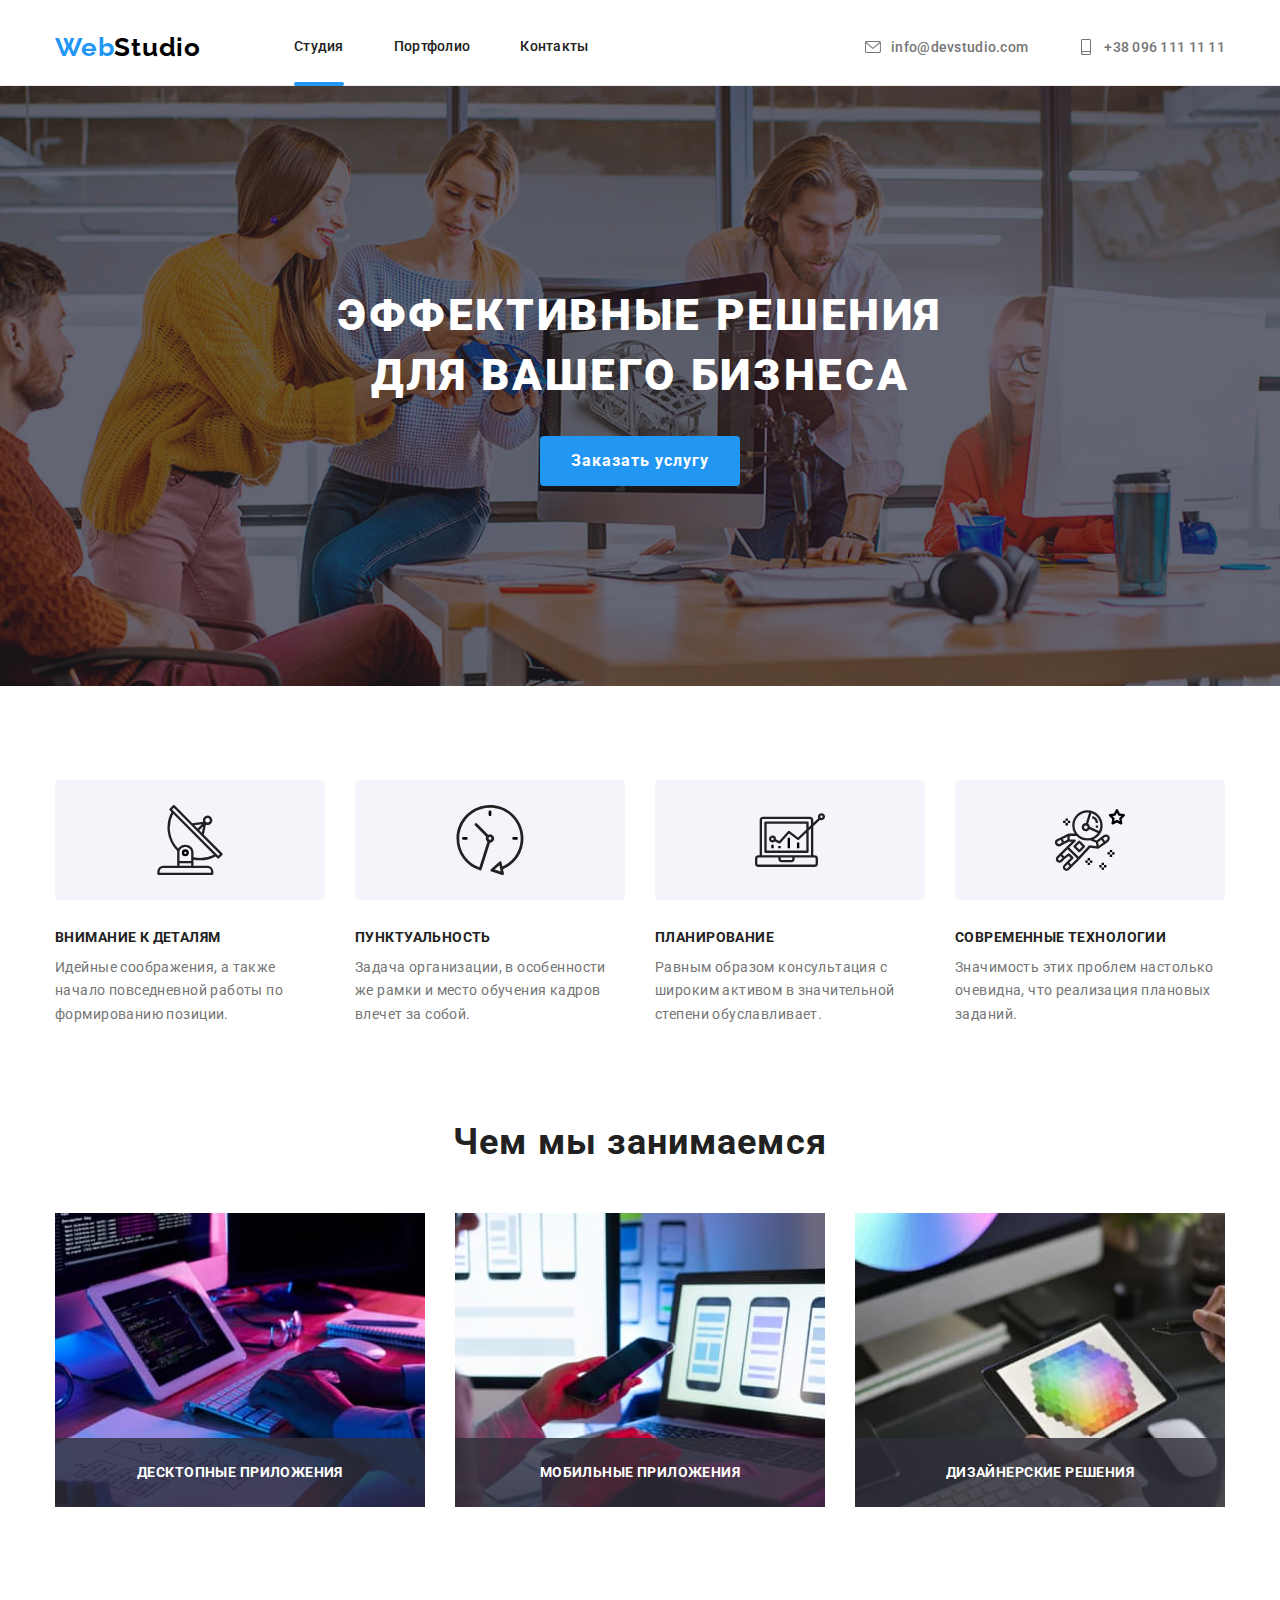
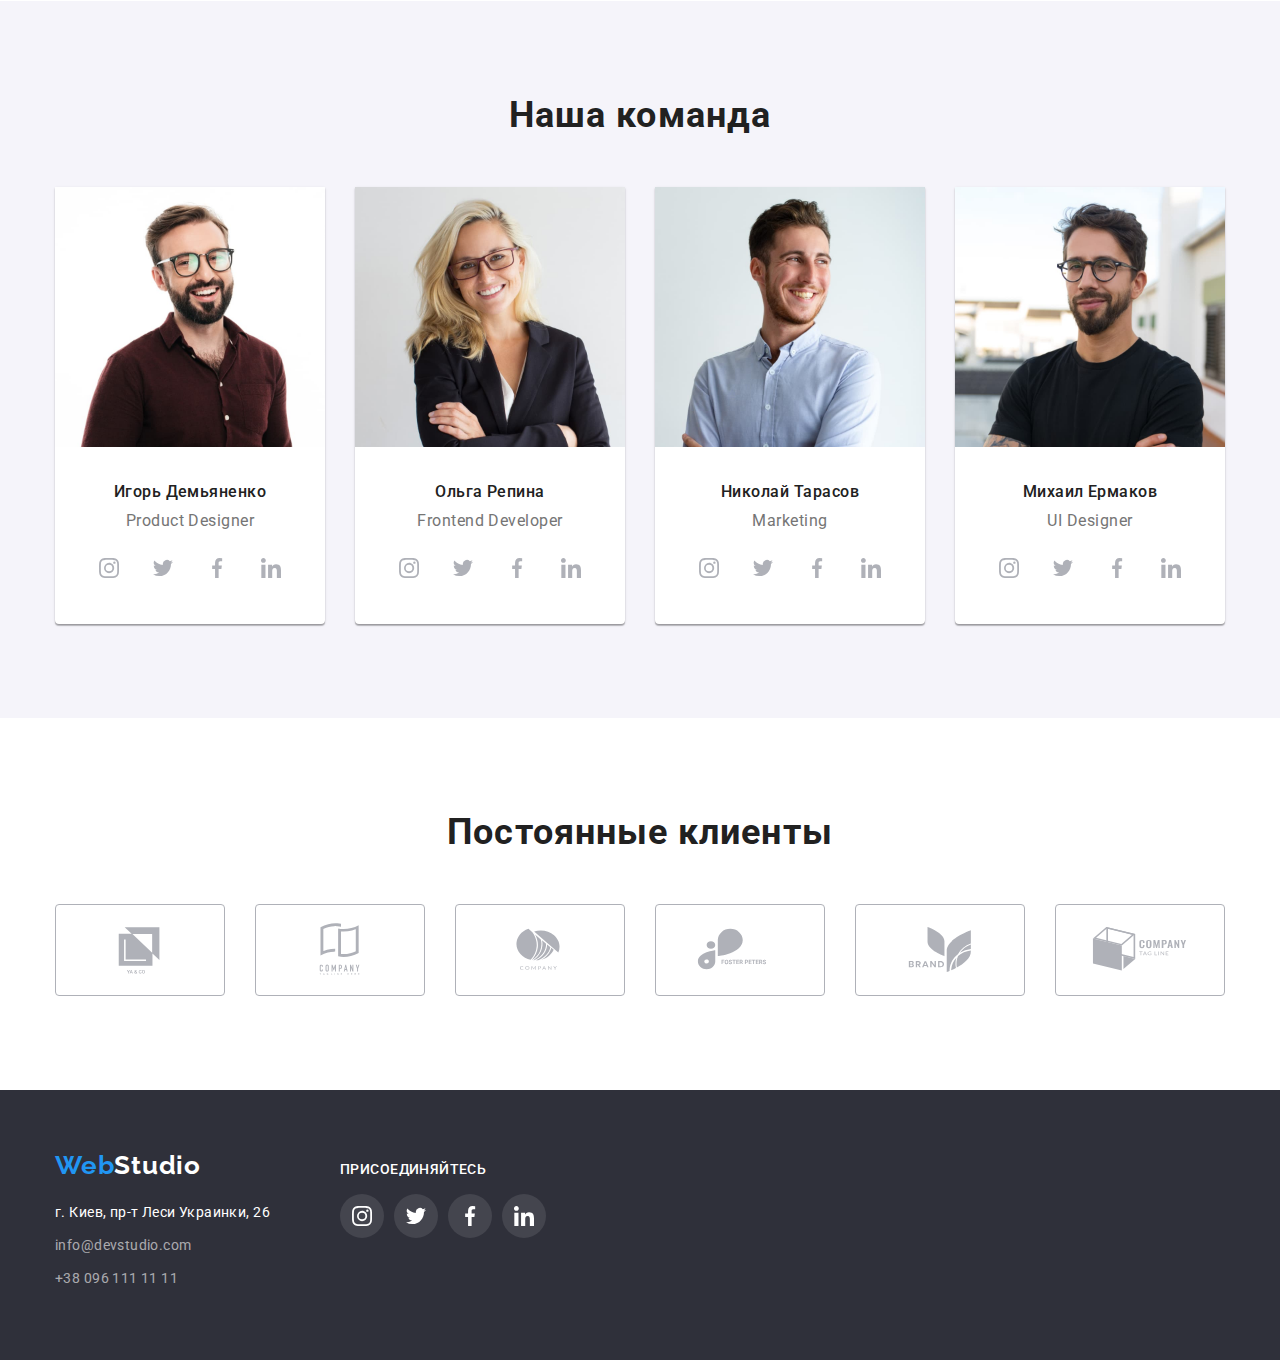
<file: index.html>
<!DOCTYPE html>
<html lang="ru">

<head>
    <meta charset="UTF-8">
    <meta http-equiv="X-UA-Compatible" content="IE=edge">
    <meta name="viewport" content="width=device-width, initial-scale=1.0">
    <title>Document</title>
    <link rel="stylesheet"
        href="https://cdnjs.cloudflare.com/ajax/libs/modern-normalize/1.1.0/modern-normalize.min.css">
    <link
        href="https://fonts.googleapis.com/css2?family=Raleway:wght@700&family=Roboto:wght@400;500;700;900&display=swap"
        rel="stylesheet">
    <link rel="stylesheet" href="./css/style.css">
</head>

<body class="page">
    <header class="header">
        <div class="container">
            <nav class="nav">
                <a class="logo link" href="index.html"><span class="web">Web</span>Studio</a>
                <ul class="nav-list list">
                    <li class="link-text"><a class="nav-link studio link" href="index.html">Студия</a></li>
                    <li class="link-text"><a class="nav-link link" href="./portfolio.html">Портфолио</a></li>
                    <li class="link-text"><a class="nav-link link" href="">Контакты</a></li>
                </ul>
            </nav>
            <div class="contact-links link">
                <a class="contact-link link" href="mailto:info@devstudio.com">
                    <svg class="contacts-logo">
                        <use href="./images/svg/sprite.svg#icon-envelope"></use>
                    </svg> 
                    <span>
                        info@devstudio.com
                    </span>
                </a>
                <a class="contact-link link" href="tel:+380961111111">
                    <svg class="contacts-logo">
                        <use href="./images/svg/sprite.svg#icon-smartphone"></use>
                    </svg>
                    <span>
                        +38 096 111 11 11
                    </span>
                </a>
            </div>
        </div>
    </header>
    <main>
        <!-- секція герой -->
        <section class="section-hero">
            <h1 class="hero-title">Эффективные решения <br /> для вашего бизнеса</h1>
            <button class="hero-button" type="button" data-modal-open>Заказать услугу</button>
        </section>

        <!-- секція про нас -->

        <section class="about-us">
            <div class="container">
                <h2 hidden>О нас</h2>
                <ul class="superiority-list list">
                    <li class="superiority-item">
                        <div class="superiority-ikon">
                            <svg class="superiority-img" width="70" height="70">
                                <use href="./images/svg/sprite.svg#icon-antenna"></use>
                            </svg>
                        </div>
                        <h3 class="about-us-title">Внимание к деталям</h3>
                        <p class="about-us-text">Идейные соображения, а также начало повседневной работы по формированию
                            позиции.</p>
                    </li>
                    <li class="superiority-item">
                        <div class="superiority-ikon">
                            <svg class="superiority-img" width="70" height="70">
                                <use href="./images/svg/sprite.svg#icon-clock"></use>
                            </svg>
                        </div>
                        <h3 class="about-us-title">Пунктуальность</h3>
                        <p class="about-us-text">Задача организации, в особенности же рамки и место обучения кадров
                            влечет
                            за собой.</p>
                    </li>
                    <li class="superiority-item">
                        <div class="superiority-ikon">
                            <svg class="superiority-img" width="70" height="70">
                                <use href="./images/svg/sprite.svg#icon-diagram"></use>
                            </svg>
                        </div>
                        <h3 class="about-us-title">Планирование</h3>
                        <p class="about-us-text">Равным образом консультация с широким активом в значительной степени
                            обуславливает.</p>
                    </li>
                    <li class="superiority-item">
                        <div class="superiority-ikon">
                            <svg class="superiority-img" width="70" height="70">
                                <use href="./images/svg/sprite.svg#icon-astronaut"></use>
                            </svg>
                        </div>
                        <h3 class="about-us-title">Современные технологии</h3>
                        <p class="about-us-text">Значимость этих проблем настолько очевидна, что реализация плановых
                            заданий.</p>
                    </li>
                </ul>
            </div>
        </section>

        <!-- секція чим ми займамося -->
        <section class="section-work">
            <div class="container">
                <h2 class="work-title">Чем мы занимаемся</h2>
                <ul class="work-list list">
                    <li class="work-item">
                        <img src="./images/work/work1.jpg" alt="Работа за компьютером" width="370">
                        <div class="work-item-descr">
                            <p class="work-text">Десктопные приложения</p>
                        </div>
                    </li>
                    <li class="work-item">
                        <img src="./images/work/work2.jpg" alt="Рука с телефоном перед компьютером" width="370">
                        <div class="work-item-descr">
                            <p class="work-text">Мобильные приложения</p>
                        </div>
                    </li>
                    <li class="work-item">
                        <img src="./images/work/work3.jpg" alt="Планшет" width="370">
                        <div class="work-item-descr">
                            <p class="work-text">Дизайнерские решения</p>
                        </div>
                    </li>
                </ul>
            </div>
        </section>

        <!-- секція наша команда -->
        <section class="team">
            <div class="container">
                <h2 class="team-title">Наша команда</h2>
                <ul class="team-list list">
                    <li class="team-item">
                        <img src="./images/team/person1.jpg" alt="фото мужчины" width="270">
                        <div class="team-content">
                            <h3 class="team-name">Игорь Демьяненко</h3>
                            <p class="team-text">Product Designer</p>
                            <ul class="social-list list">
                                <li class="list-item ">
                                    <a class="s-l" href="">
                                        <svg class="social-icon " width="44" height="44">
                                            <use href="./images/svg/sprite.svg#icon-instagram"></use>
                                        </svg>
                                    </a>
                                </li>
                                <li class="list-item">
                                    <a class="s-l" href="">
                                        <svg class="social-icon" width="44" height="44">
                                            <use href="./images/svg/sprite.svg#icon-twitter"></use>
                                        </svg>
                                    </a>
                                </li>
                                <li class="list-item">
                                    <a class="s-l" href="">
                                        <svg class="social-icon" width="44" height="44">
                                            <use href="./images/svg/sprite.svg#icon-facebook"></use>
                                        </svg>
                                    </a>
                                </li>
                                <li class="list-item">
                                    <a class="s-l" href="">
                                        <svg class="social-icon" width="44" height="44">
                                            <use href="./images/svg/sprite.svg#icon-linkedin"></use>
                                        </svg>
                                    </a>
                                </li>
                            </ul>
                        </div>
                    </li>
                    <li class="team-item">
                        <img src="./images/team/person2.jpg" alt="фото женщины" width="270">
                        <div class="team-content">
                            <h3 class="team-name">Ольга Репина</h3>
                            <p class="team-text">Frontend Developer</p>
                            <ul class="social-list list">
                                <li class="list-item">
                                    <a class="s-l" href="">
                                        <svg class="social-icon" width="44" height="44">
                                            <use href="./images/svg/sprite.svg#icon-instagram"></use>
                                        </svg>
                                    </a>
                                </li>
                                <li class="list-item">
                                    <a class="s-l" href="">
                                        <svg class="social-icon" width="44" height="44">
                                            <use href="./images/svg/sprite.svg#icon-twitter"></use>
                                        </svg>
                                    </a>
                                </li>
                                <li class="list-item">
                                    <a class="s-l" href="">
                                        <svg class="social-icon" width="44" height="44">
                                            <use href="./images/svg/sprite.svg#icon-facebook"></use>
                                        </svg>
                                    </a>
                                </li>
                                <li class="list-item">
                                    <a class="s-l" href="">
                                        <svg class="social-icon" width="44" height="44">
                                            <use href="./images/svg/sprite.svg#icon-linkedin"></use>
                                        </svg>
                                    </a>
                                </li>
                            </ul>
                        </div>
                    </li>
                    <li class="team-item">
                        <img src="./images/team/person3.jpg" alt="фото мужчины" width="270">
                        <div class="team-content">
                            <h3 class="team-name">Николай Тарасов</h3>
                            <p class="team-text">Marketing</p>
                            <ul class="social-list list">
                                <li class="list-item">
                                    <a class="s-l" href="">
                                        <svg class="social-icon" width="44" height="44">
                                            <use href="./images/svg/sprite.svg#icon-instagram"></use>
                                        </svg>
                                    </a>
                                </li>
                                <li class="list-item">
                                    <a class="s-l" href="">
                                        <svg class="social-icon" width="44" height="44">
                                            <use href="./images/svg/sprite.svg#icon-twitter"></use>
                                        </svg>
                                    </a>
                                </li>
                                <li class="list-item">
                                    <a class="s-l" href="">
                                        <svg class="social-icon" width="44" height="44">
                                            <use href="./images/svg/sprite.svg#icon-facebook"></use>
                                        </svg>
                                    </a>
                                </li>
                                <li class="list-item">
                                    <a class="s-l" href="">
                                        <svg class="social-icon" width="44" height="44">
                                            <use href="./images/svg/sprite.svg#icon-linkedin"></use>
                                        </svg>
                                    </a>
                                </li>
                            </ul>
                        </div>
                    </li>
                    <li class="team-item">
                        <img src="./images/team/person4.jpg" alt="фото мужчины" width="270">
                        <div class="team-content">
                            <h3 class="team-name">Михаил Ермаков</h3>
                            <p class="team-text">UI Designer</p>
                            <ul class="social-list list">
                                <li class="list-item">
                                    <a class="s-l" href="">
                                        <svg class="social-icon" width="44" height="44">
                                            <use href="./images/svg/sprite.svg#icon-instagram"></use>
                                        </svg>
                                    </a>
                                </li>
                                <li class="list-item">
                                    <a class="s-l" href="">
                                        <svg class="social-icon" width="44" height="44">
                                            <use href="./images/svg/sprite.svg#icon-twitter"></use>
                                        </svg>
                                    </a>
                                </li>
                                <li class="list-item">
                                    <a class="s-l" href="">
                                        <svg class="social-icon" width="44" height="44">
                                            <use href="./images/svg/sprite.svg#icon-facebook"></use>
                                        </svg>
                                    </a>
                                </li>
                                <li class="list-item">
                                    <a class="s-l" href="">
                                        <svg class="social-icon" width="44" height="44">
                                            <use href="./images/svg/sprite.svg#icon-linkedin"></use>
                                        </svg>
                                    </a>
                                </li>
                            </ul>
                        </div>
                    </li>
                </ul>
            </div>
        </section>
    <!-- постійні клієнти -->
        <section class="our-clients">
            <h2 class="clients-title">Постоянные клиенты</h2>
            <ul class="client-list list">
                <li class="client-item">
                    <a class="cl-link" href="">
                        <svg class="client-logo ">
                            <use href="./images/svg/sprite.svg#icon-logo"> </use>
                        </svg>
                    </a>
                </li>
                <li class="client-item">
                    <a class="cl-link" href="">
                        <svg class="client-logo">
                            <use href="./images/svg/sprite.svg#icon-logo-1"> </use>
                        </svg>
                    </a>
                </li>
                <li class="client-item">
                    <a class="cl-link" href="">
                        <svg class="client-logo">
                            <use href="./images/svg/sprite.svg#icon-logo-2"> </use>
                        </svg>
                    </a>
                </li>
                <li class="client-item">
                    <a class="cl-link" href="">
                        <svg class="client-logo">
                            <use href="./images/svg/sprite.svg#icon-logo-3"> </use>
                        </svg>
                    </a>
                </li>
                <li class="client-item">
                    <a class="cl-link" href="">
                        <svg class="client-logo">
                            <use href="./images/svg/sprite.svg#icon-logo-4"> </use>
                        </svg>
                    </a>
                </li>
                <li class="client-item">
                    <a class="cl-link" href="">
                        <svg class="client-logo">
                            <use href="./images/svg/sprite.svg#icon-logo-5"> </use>
                        </svg>
                    </a>
                </li>
            </ul>
        </section>
    </main>

    <footer class="footer-all">
        <div class="container d-flex">
            <div class="container-footer">
                <a class="logo-footer link" href="index.html"><span class="web">Web</span>Studio</a>
                <address class="address">
                    <p class="address-text link">г. Киев, пр-т Леси Украинки, 26</p>
                    <a class="contacts-link-footer link" href="mailto:info@devstudio.com">info@devstudio.com</a>
                    <a class="contacts-link-footer link" href="tel:+380961111111">+38 096 111 11 11</a>
                </address>
            </div>
            <div class="footer-social">
                <h3 class="footer-social-title">ПРИСОЕДИНЯЙТЕСЬ</h3>
                <ul class="social-list list">
                    <li class="list-item">
                        <a class="s-l" href="">
                            <svg class="social-icon footer-icon" width="44" height="44">
                                <use href="./images/svg/sprite.svg#icon-instagram"></use>
                            </svg>
                        </a>
                    </li>
                    <li class="list-item">
                        <a class="s-l" href="">
                            <svg class="social-icon footer-icon" width="44" height="44">
                                <use href="./images/svg/sprite.svg#icon-twitter"></use>
                            </svg>
                        </a>
                    </li>
                    <li class="list-item">
                        <a class="s-l" href="">
                            <svg class="social-icon footer-icon" width="44" height="44">
                                <use href="./images/svg/sprite.svg#icon-facebook"></use>
                            </svg>
                        </a>
                    </li>
                    <li class="list-item">
                        <a class="s-l" href="">
                            <svg class="social-icon footer-icon" width="44" height="44">
                                <use href="./images/svg/sprite.svg#icon-linkedin"></use>
                            </svg>
                        </a>
                    </li>
                </ul>
            </div>
        </div>
    </footer>
    
    <div class="backdrop is-hidden" data-modal>
        <div class="modal">
            <button class="modal-button" data-modal-close>
                <svg class="close-logo">
                    <use href="./images/modal/modal.svg#icon-close-black-18dp-2-1" width="18" height="18"></use>
                </svg>
            </button> </div>
    </div>
    
    <script src="./js/modal.js"></script>
</body>

</html>
</file>
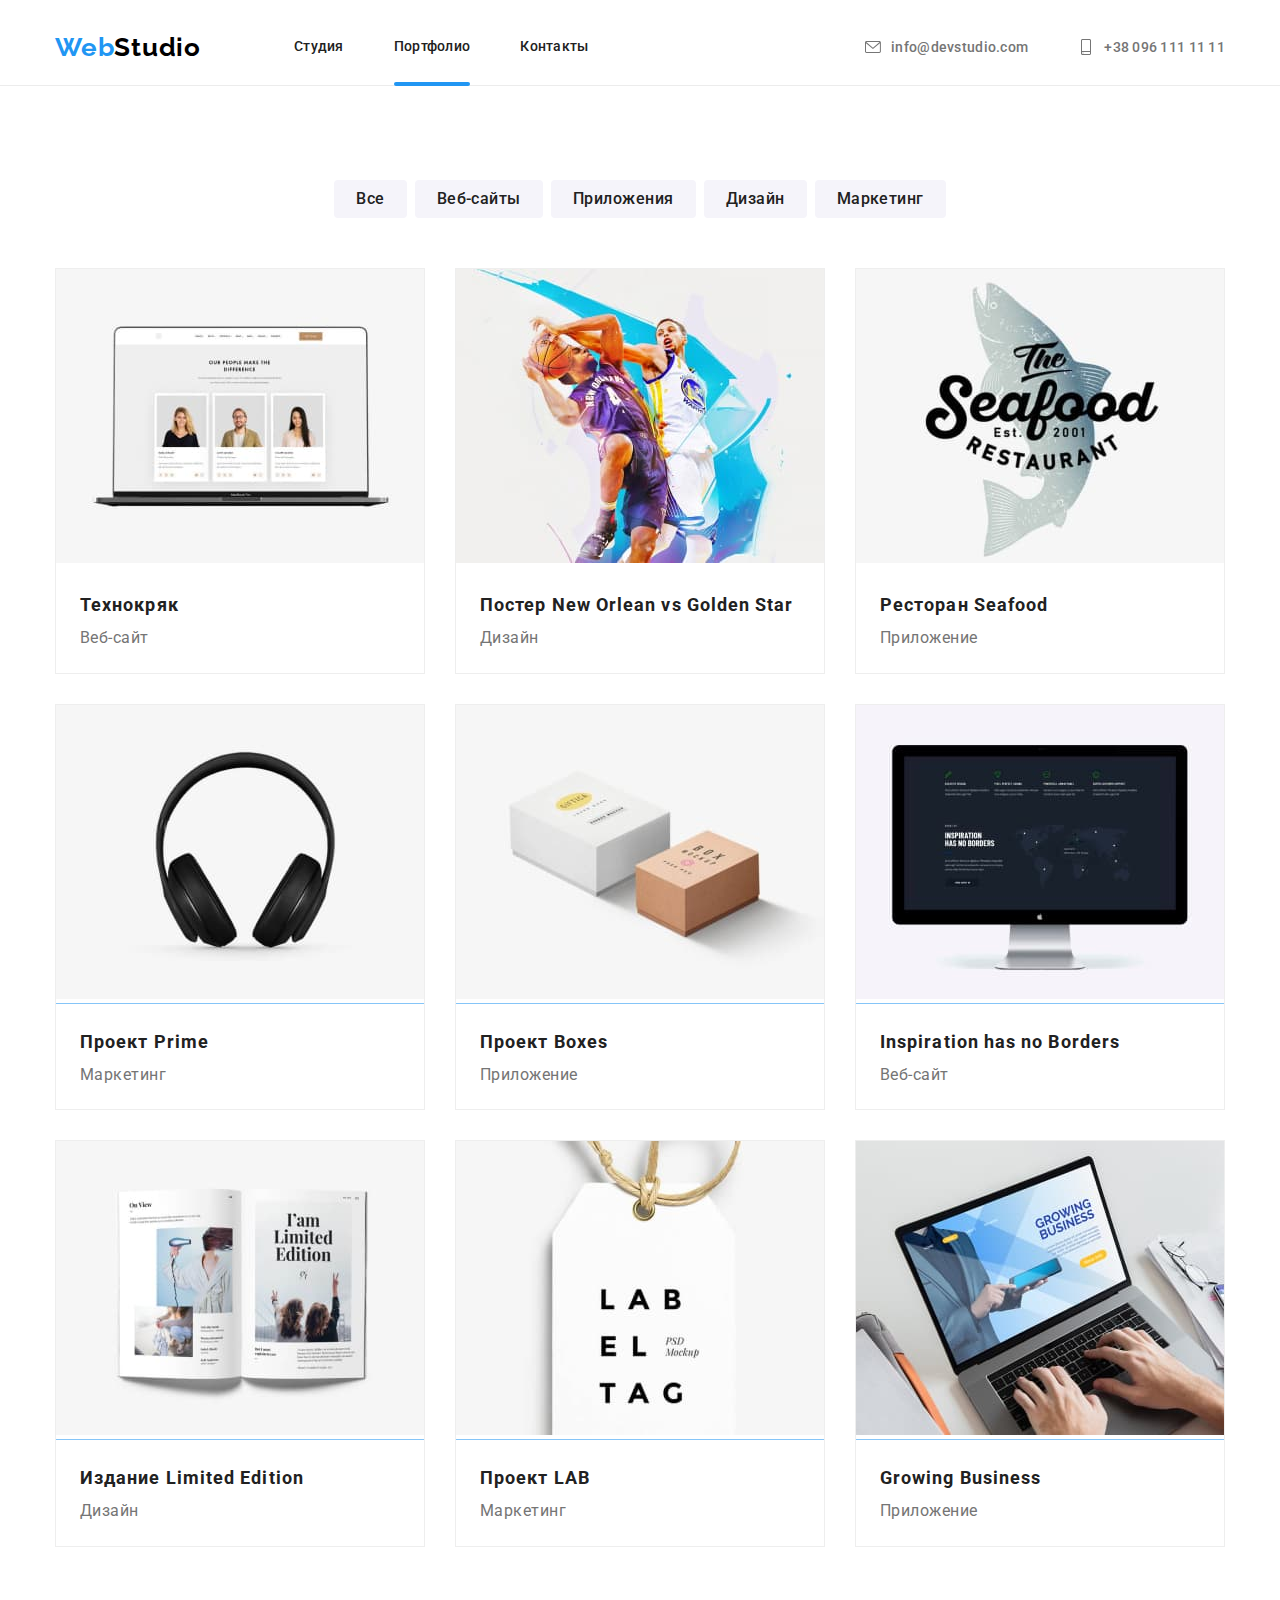
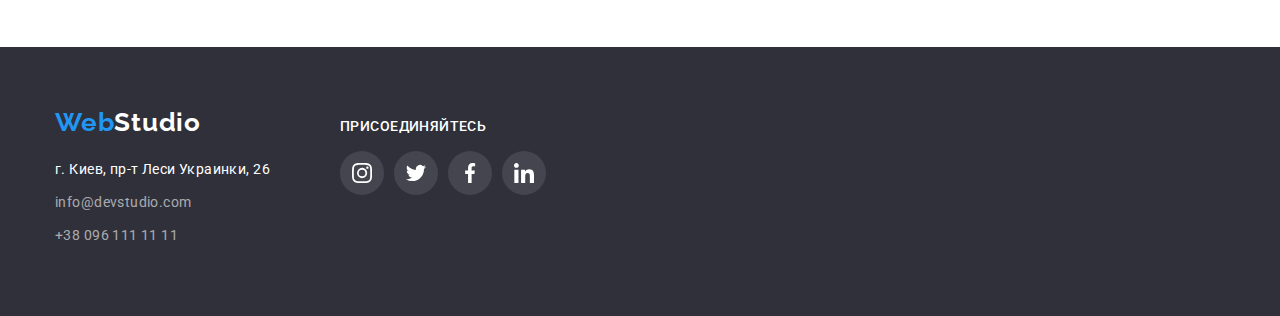
<file: portfolio.html>
<!DOCTYPE html>
<html lang="ru">

<head>
    <meta charset="UTF-8">
    <meta http-equiv="X-UA-Compatible" content="IE=edge">
    <meta name="viewport" content="width=device-width, initial-scale=1.0">
    <title>Document</title>
    <link href="https://fonts.googleapis.com/css2?family=Raleway:wght@700&family=Roboto:wght@400;500;700;900&display=swap" rel="stylesheet">
    <link rel="stylesheet" href="https://cdnjs.cloudflare.com/ajax/libs/modern-normalize/1.1.0/modern-normalize.min.css">
    <link rel="stylesheet" href="./css/style.css">
</head>

<body class="page">
    <header class="header">
        <div class="container">
            <nav class="nav">
                <a class="logo link" href="index.html"><span class="web">Web</span>Studio</a>
                <ul class="nav-list list">
                    <li class="link-text"><a class="nav-link link" href="index.html">Студия</a></li>
                    <li class="link-text"><a class="nav-link portfolio link" href="./portfolio.html">Портфолио</a></li>
                    <li class="link-text"><a class="nav-link link" href="">Контакты</a></li>
                </ul>
            </nav>
            <div class="contact-links">
                <a class="contact-link link" href="mailto:info@devstudio.com">
                    <svg class="contacts-logo">
                        <use href="./images/svg/sprite.svg#icon-envelope" ></use>
                    </svg> info@devstudio.com
                </a>
                <a class="contact-link link" href="tel:+380961111111">
                    <svg class="contacts-logo">
                        <use href="./images/svg/sprite.svg#icon-smartphone" ></use>
                    </svg> +38 096 111 11 11
                </a>
            </div>
        </div>
    </header>

    <main>
        <!-- секція проектів -->
        <section class="section-project">
            <div class="container">
                <h1 hidden>Фильтры</h1>
                <ul class="filter-button-list list">
                    <li class="filter-button-item"><button class="filter-button animate-on-hover" type="button">Все</button></li>
                    <li class="filter-button-item"><button class="filter-button animate-on-hover" type="button">Веб-сайты</button></li>
                    <li class="filter-button-item"><button class="filter-button animate-on-hover" type="button">Приложения</button></li>
                    <li class="filter-button-item"><button class="filter-button animate-on-hover" type="button">Дизайн</button></li>
                    <li class="filter-button-item"><button class="filter-button animate-on-hover" type="button">Маркетинг</button></li>
                </ul>
                <ul class="project-list list">
                    <li class="project-card">
                        <a class="link c-l" href="">
                            <div class="all-card">
                                <img src="./images/portfolio/img1.jpg" alt="фото ноутбука" width="370" height="294">
                                <p class="project-text">Технокряк это современная площадка распространения коронавируса.
                                    Компании используют эту платформу для цифрового шпионажа и атак на защищённые сервера
                                    конкурентов.</p>
                            </div>
                            <div class="project-title-name">
                                <h2 class="project-title">Технокряк</h2>
                                <p class="project-name">Веб-сайт</p>
                            </div>
                        </a>
                    </li>
                    <li class="project-card">
                        <a class="link" href="">
                            <div class="all-card">
                                <img src="./images/portfolio/img2.jpg" alt="Фото баскетболистов" width="370" height="294">
                                <p class="project-text">Технокряк это современная площадка распространения коронавируса.
                                    Компании используют эту платформу для цифрового шпионажа и атак на защищённые сервера
                                    конкурентов.</p>
                            </div>
                            <div class="project-title-name">
                                <h2 class="project-title">Постер New Orlean vs Golden Star</h2>
                                <p class="project-name">Дизайн</p>
                            </div>
                        </a>
                    </li>
                    <li class="project-card">
                        <a class="link" href="">
                            <div class="all-card">
                                <img src="./images/portfolio/img3.jpg" alt="Лого ресторана" width="370" height="294">
                                <p class="project-text">Технокряк это современная площадка распространения коронавируса.
                                    Компании используют эту платформу для цифрового шпионажа и атак на защищённые сервера
                                    конкурентов.</p>
                            </div>
                            <div class="project-title-name">
                                <h2 class="project-title">Ресторан Seafood</h2>
                                <p class="project-name">Приложение</p>
                            </div>
                        </a>
                    </li>
                    <li class="project-card">
                        <a class="link" href="">
                            <div class="all-card">
                                <img src="./images/portfolio/img4.jpg" alt="Наушники" width="370" height="294">
                                <p class="project-text">Технокряк это современная площадка распространения коронавируса.
                                    Компании используют эту платформу для цифрового шпионажа и атак на защищённые сервера
                                    конкурентов.</p>
                            </div>
                            <div class="project-title-name">
                                <h2 class="project-title"> Проект Prime</h2>
                                <p class="project-name">Маркетинг</p>
                            </div>
                        </a>
                    </li>
                    <li class="project-card">
                        <a class="link" href="">
                            <div class="all-card">
                                <img src="./images/portfolio/img5.jpg" alt="Две коробки" width="370" height="294">
                                <p class="project-text">Технокряк это современная площадка распространения коронавируса.
                                    Компании используют эту платформу для цифрового шпионажа и атак на защищённые сервера
                                    конкурентов.</p>
                            </div>
                            <div class="project-title-name">
                                <h2 class="project-title"> Проект Boxes</h2>
                                <p class="project-name">Приложение</p>
                            </div>
                        </a>
                    </li>
                    <li class="project-card">
                        <a class="link" href="">
                            <div class="all-card">
                                <img src="./images/portfolio/img6.jpg" alt="Монитор" width="370" height="294">
                                <p class="project-text">Технокряк это современная площадка распространения коронавируса.
                                    Компании используют эту платформу для цифрового шпионажа и атак на защищённые сервера
                                    конкурентов.</p>
                            </div>
                            <div class="project-title-name">
                                <h2 class="project-title"> Inspiration has no Borders</h2>
                                <p class="project-name">Веб-сайт</p>
                            </div>
                        </a>
                    </li>
                    <li class="project-card">
                        <a class="link" href="">
                            <div class="all-card">
                                <img src="./images/portfolio/img7.jpg" alt="Журнал" width="370" height="294">
                                <p class="project-text">Технокряк это современная площадка распространения коронавируса.
                                    Компании используют эту платформу для цифрового шпионажа и атак на защищённые сервера
                                    конкурентов.</p>
                            </div>
                            <div class="project-title-name">
                                <h2 class="project-title">Издание Limited Edition</h2>
                                <p class="project-name">Дизайн</p>
                            </div>
                        </a>
                    </li>
                    <li class="project-card">
                        <a class="link" href="">
                            <div class="all-card">
                                <img src="./images/portfolio/img8.jpg" alt="Бирка" width="370" height="294">
                                <p class="project-text">Технокряк это современная площадка распространения коронавируса.
                                    Компании используют эту платформу для цифрового шпионажа и атак на защищённые сервера
                                    конкурентов.</p>
                            </div>
                            <div class="project-title-name">
                                <h2 class="project-title">Проект LAB</h2>
                                <p class="project-name">Маркетинг</p>
                            </div>
                        </a>
                    </li>
                    <li class="project-card">
                        <a class="link" href="">
                            <div class="all-card">
                                <img src="./images/portfolio/img9.jpg" alt="Ноутбук" width="370" height="294">
                                <p class="project-text">Технокряк это современная площадка распространения коронавируса.
                                    Компании используют эту платформу для цифрового шпионажа и атак на защищённые сервера
                                    конкурентов.</p>
                            </div>
                            <div class="project-title-name">
                                <h2 class="project-title">Growing Business</h2>
                                <p class="project-name">Приложение</p>
                            </div>
                        </a>
                    </li>
                </ul>
            </div>
        </section>
    </main>



    <footer class="footer-all">
        <div class="container d-flex">
            <div class="container-footer">
                <a class="logo-footer link" href="index.html"><span class="web">Web</span>Studio</a>
                <address class="address">
                    <p class="address-text link">г. Киев, пр-т Леси Украинки, 26</p>
                    <a class="contacts-link-footer link" href="mailto:info@devstudio.com">info@devstudio.com</a>
                    <a class="contacts-link-footer link" href="tel:+380961111111">+38 096 111 11 11</a>
                </address>
            </div>
            <div class="footer-social">
                <h3 class="footer-social-title">ПРИСОЕДИНЯЙТЕСЬ</h3>
                <ul class="social-list list">
                    <li class="list-item">
                        <a class="s-l" href="">
                            <svg class="social-icon footer-icon animate-on-hover" width="44" height="44">
                                <use href="./images/svg/sprite.svg#icon-instagram"></use>
                            </svg>
                        </a>
                    </li>
                    <li class="list-item">
                        <a class="s-l" href="">
                            <svg class="social-icon footer-icon animate-on-hover" width="44" height="44">
                                <use href="./images/svg/sprite.svg#icon-twitter"></use>
                            </svg>
                        </a>
                    </li>
                    <li class="list-item">
                        <a class="s-l" href="">
                            <svg class="social-icon footer-icon animate-on-hover" width="44" height="44">
                                <use href="./images/svg/sprite.svg#icon-facebook"></use>
                            </svg>
                        </a>
                    </li>
                    <li class="list-item">
                        <a class="s-l" href="">
                            <svg class="social-icon footer-icon animate-on-hover" width="44" height="44">
                                <use href="./images/svg/sprite.svg#icon-linkedin"></use>
                            </svg>
                        </a>
                    </li>
                </ul>
            </div>
        </div>
    </footer>

</body>
</html>
</file>
<file: css/style.css>
:root {
    --main-text-color: #757575;
    --logo-color: #000000;
    --secondary-title-color: #FFFFFF;
    --title-color: #212121;
    --akcent-color: #2196F3;
    --main-font: "Roboto"; sans-serif;
    --secondary-font: "Raleway"; sans-serif;
    --main-background-color:#E5E5E5 ;
    --secondary-background-color: #2F303A;
    --backgraund-team-color: #F5F4FA;
    --footer-link-color: rgba(255, 255, 255, 0.6);
}
/* стилі сторінки */

h1,
h2,
h3,
h4,
h5,
h6,
p {
    margin-top: 0;
    margin-bottom: 0;
}

ul{
    margin-top: 0;
    margin-bottom: 0;
    padding-left: 0;
}

.html {
    box-sizing: border-box;
}
 
.page {
    font-family: var(--main-font);
    color: var(--main-text-color);
}

.list {
    list-style: none;
    padding: 0;
    margin: 0;
}

.link {
    text-decoration: none;
}

.container {
    width: 1200px;
    padding-left: 15px;
    padding-right: 15px;
    margin: 0 auto;
}

/* хедер */


.header .container {
    display: flex;
    align-items: center;
}

.header{
    border-bottom: 1px solid #ECECEC;
    
    padding-top: 32px;
    padding-bottom: 22px;
}
/* logo */

.logo {
    margin-right: 93px;
    font-family: var(--secondary-font);
    font-weight: 700;
    font-size: 26px;
    line-height: 1.19;
    letter-spacing: 0.03em;
    color: var(--logo-color);
}

.web {
    color: var(--akcent-color);
}

/* nav */
.nav {
    display: flex;
    align-items: center;
}

.nav-list {
    display: flex;
}

.link-text {
position: relative;
}

.studio::after,
.portfolio::after {
    content: "";
    position: absolute;
    left: 0;
    bottom: -31px;
    display: block;
    width: 100%;
    height: 4px;
    border-radius: 2px;
    background-color: var(--akcent-color);
}

.nav-link {
    display: block;
    color:var(--title-color);
    font-weight: 500;
    font-size: 14px;
    line-height: 1.14;
    letter-spacing: 0.02em;
    transition-property: color;
    transition-duration: 250ms;
    transition-timing-function: cubic-bezier(0.4, 0, 0.2, 1);
}

.link-text:not(:last-child) {
    margin-right: 50px;
}

.contact-links {
    display: flex;
    font-style: normal;
    font-weight: 500;
    font-size: 14px;
    line-height: 1.1428;
    letter-spacing: 0.02em;
    margin-left: auto;
    height: 16px
}

.contact-link {
    color: var(--main-text-color);
    display: flex;
    transition-property: color;
    transition-duration: 250ms;
    transition-timing-function: cubic-bezier(0.4, 0, 0.2, 1);
}

.contact-link:not(:last-child) {
    margin-right: 50px;
}

.contacts-logo {
    width: 16px;
    fill: var(--main-text-color);
    margin-right: 10px;
    transition-property: fill;
    transition-duration: 250ms;
    transition-timing-function: cubic-bezier(0.4, 0, 0.2, 1);
}

.nav-link:hover,
.nav-link:focus,
.contact-link:hover,
.contact-link:focus,
.contact-link:hover .contacts-logo,
.contact-link:focus .contacts-logo {
    color: var(--akcent-color);
    fill: var(--akcent-color);
}

/* hero */


.section-hero {
    padding-top: 200px;
    padding-bottom: 200px;
    text-align: center;
    max-width: 1600px;
    background-image: linear-gradient(
      rgba(47, 48, 58, 0.4),
      rgba(47, 48, 58, 0.4)
    ),
    url(../images/bcg/bcg.jpg);
    background-repeat: no-repeat;
    background-position: center;
    background-size: cover;
    margin: auto;
}

 .hero-title {
     margin-top: 0;
     margin-bottom: 30px;
    font-weight: 900;
    font-size: 44px;
    line-height: 1.36;
    letter-spacing: 0.06em;
    text-transform: uppercase;
    color: var(--secondary-title-color);
 }

 .hero-button {
    margin: auto;
    text-align: center;
    width: 200px;
    height: 50px ;
    border-radius: 4px;
    border: none;
    font-weight: 700;
    font-size: 16px;
    line-height: 1.87;    
    align-items: center;
    letter-spacing: 0.06em;
    color: var(--secondary-title-color);
    background-color: var(--akcent-color);
    cursor: pointer;
 }


 /* <!-- секція про нас --> */

.about-us {
    padding-top: 94px;
}

 .superiority-list {
     display: flex;
     margin-left: -30px;
 }


.superiority-ikon {
    width: 270px;
    height: 120px;
    background: #F5F4FA;
    border-radius: 4px;
    margin-bottom: 30px;
    display: flex;
    justify-content: center;
    align-items: center;
}

.superiority-item {
    width: calc((100% - 30px) / 4);
    margin-left: 30px;
}

 .about-us-title {
     margin: 0;
    font-size: 14px;
    line-height: 1.14;
    letter-spacing: 0.03em;
    text-transform: uppercase;
    color: var(--title-color);
 }

 .about-us-text {
     margin-top: 10px;
    font-weight: 400;
    font-size: 14px;
    line-height: 1.71;
    letter-spacing: 0.03em;   
    color: var(--main-text-color);
 }

 /* <!-- секція чим ми займамося --> */

.section-work {
    padding: 94px 0;
}

 .work-title {
     margin-top: 0;
     margin-bottom: 50px;
    font-weight: 700;
    font-size: 36px;
    line-height: 1.17;
    text-align: center;
    letter-spacing: 0.03em;
    color: var(--title-color)
}
.work-item:not(:last-child) {
    margin-right: 30px;
}

.work-item  {
    position: relative;
    width: calc((100% - 60px) / 3);
    height: 294px;
}

.work-list {
    display: flex;
}

.work-item-descr {
    position: absolute;
    bottom: 0;
    right: 0;
    width: 100%;
    background: rgba(47, 48, 58, 0.8);


}

.work-text {
    margin: 27px 82px;

    font-weight: 700;
    font-size: 14px;
    line-height: 1.14;
    text-align: center;
    letter-spacing: 0.03em;
    text-transform: uppercase;
    color: var(--secondary-title-color);
}

/* <!-- секція наша команда --> */

.team-list {
    display: flex;
    margin-top: 50px;
    /* margin-bottom: 94px; */
}

.team {
    background-color: var(--backgraund-team-color);
    padding-top: 94px;
    padding-bottom: 94px;
}

.team-item:not(:last-child) {
 margin-right: 30px;
}

.team-item {
    width: calc((100% - 90px) / 4);
    background-color: var(--secondary-title-color);
    box-shadow: 0px 1px 3px rgba(0, 0, 0, 0.12), 0px 1px 1px rgba(0, 0, 0, 0.14), 0px 2px 1px rgba(0, 0, 0, 0.2);
    border-radius: 0px 0px 4px 4px;
}

.team-title {
    font-weight: 700;
    font-size: 36px;
    line-height: 1.16;
    text-align: center;
    letter-spacing: 0.03em;
    color: var(--title-color);
}

.team-content {
    padding-top: 30px;
    padding-bottom: 30px;
}

.team-name {
    margin-bottom: 10px;
    font-weight: 500;
    font-size: 16px;
    line-height: 1.19;
    text-align: center;
    letter-spacing: 0.03em;
    color: var(--title-color);
}

.team-text {
    font-weight: 400;
    font-size: 16px;
    line-height: 1.19;
    text-align: center;
    letter-spacing: 0.03em;
    color: var(--main-text-color);
}

.social-list {
    display: flex;
    justify-content: center;
    margin-top: 16px;
}

.s-l:focus .social-icon{
    background-color: var(--akcent-color);
    fill: var(--secondary-title-color);
    
}

.social-icon:hover,
.social-icon:focus {
    background-color: var(--akcent-color);
    fill: var(--secondary-title-color);
}

.social-icon {
    fill: #AFB1B8;
    border-radius: 50px;

    transition-property: background-color, fill;
    transition-duration: 250ms;
    transition-timing-function: cubic-bezier(0.4, 0, 0.2, 1);
}

.list-item:not(:last-child) {
    margin-right: 10px;
}

.clients-title {
    font-weight: 700;
    font-size: 36px;
    line-height: 1.16;
    text-align: center;
    letter-spacing: 0.03em;
    color: var(--title-color);
    margin-top: 94px;
    margin-bottom: 50px;
    
}

.client-list {
    display: flex;
    justify-content: center;
    margin-bottom: 94px;
}

.client-item {
    width: 170px;
    height: 92px;
    border: 1px solid #AFB1B8;
    border-radius: 4px;

    align-items: center;
    display: flex;
    justify-content: center;

    transition-property: fill, border-color;
    transition-duration: 250ms;
    transition-timing-function: cubic-bezier(0.4, 0, 0.2, 1);
}

.cl-link {
    width: 100%;
    height: 100%;
    justify-content: center;
    display: flex;
    align-items: center;
}

.client-item:focus,
.cl-link:focus .client-logo{
    border-color: var(--akcent-color);
    fill: var(--akcent-color);
}


.client-item:hover,
.client-item:hover .client-logo{
    border-color: var(--akcent-color);
    fill: var(--akcent-color);
}

.client-item:not(:last-child) {
    margin-right: 30px;
}

.client-logo {
    width: 106px;
    height: 60px;
    fill: #AFB1B8;
}


/*--------------------------- footer -----------------------------*/
.footer-all {
    display: flex;
    align-items: baseline;
    padding-top: 60px;
    padding-bottom: 60px;
}

.d-flex {
    display: flex;
}

.logo-footer {
    font-family: var(--secondary-font);
    font-weight: 700;
    font-size: 26px;
    line-height: 1.19;
    letter-spacing: 0.03em;
    color: var(--secondary-title-color);
}

.address-text,
.contacts-link-footer {
    margin-top: 0;
    margin-bottom: 9px;
}


.address {
    margin-top: 20px;
    font-style: normal;
}

.address-text,
.contacts-link-footer {
    font-weight: 400;
    font-size: 14px;
    line-height: 1.71;
    letter-spacing: 0.03em;
    color: var(--secondary-title-color);
}

.contacts-link-footer {
    color:  var(--footer-link-color);
    display: block;
    transition-property: color;
    transition-duration: 250ms;
    transition-timing-function: cubic-bezier(0.4, 0, 0.2, 1);
 }
 
.contacts-link-footer:hover,
.contacts-link-footer:focus {
    color: var(--akcent-color)
}

/* .container-footer {
    display: inline-block;
} */

.footer-social-title {
    font-weight: 500;
    font-size: 14px;
    line-height: 1.14;
    letter-spacing: 0.03em;
    text-transform: uppercase;
    color: #FFFFFF;
}

.footer-icon {
    background: rgba(255, 255, 255, 0.1);
    border-radius: 50px;
    fill: #FFFFFF;
}

.footer-all {
    background-color: var(--secondary-background-color);
}

.footer-social {
    margin-left: 70px;
    align-items: unset;
    margin-top: 12px;
}

/*------------------ портфоліо -------------------------------*/

.section-project {
    padding-top: 94px;
}

.filter-button-list {
    display: flex;
    justify-content: center;
    margin-left: auto;
    margin-right: auto;
    margin-bottom: 50px;
}

.filter-button-item {
    margin-right: 8px;
}

.filter-button-item:hover,
.filter-button-item:focus {
    color: white;
    border-radius: 4px;
}

.filter-button-item:last-child {
    margin-right: 0;
}

.filter-button {
    padding: 6px 22px;
    border: none;
    border-radius: 4px;
    font-family: var(--main-font);
    font-weight: 500;
    font-size: 16px;
    line-height: 1.62;
    text-align: center;
    letter-spacing: 0.03em;
    color: var(--title-color);
    background-color: var(--backgraund-team-color);
    cursor: pointer;
}

.filter-button:hover,
.filter-button:focus {
   background: var(--akcent-color);
   color: #FFFFFF;
}

.project-list {
    margin-top: 50px;
    display: flex;
    flex-wrap: wrap;
    margin-bottom: 100px;
}



.project-text {
    position: absolute;
    top: 0;
    left: 0;
    width: 100%;
    height: 100%;
    padding: 64px 23px;

    transform: translateY(100%);
    transition: transform 250ms linear;

    font-weight: normal;
    font-size: 18px;
    line-height: 1.56;
    letter-spacing: 0.03em;
    color:var(--secondary-title-color);
    
    background-color: rgba(33, 150, 243, 0.9); ;
}

.all-card {
    position: relative;
    overflow: hidden;
}

.project-card:hover .project-text {
    transform: translateY(0%);
}

.project-title-name {
    padding: 20px 24px ;
}

.project-card {
    border: 1px solid #EEEEEE;
    margin-right: 30px;
    margin-bottom: 30px; 
    width: calc((100% - 60px) / 3);
    transition-property: box-shadow;
    transition-duration: 250ms;
    transition-timing-function: cubic-bezier(0.4, 0, 0.2, 1);
}

.project-card:nth-last-child(-n + 3) {
    margin-bottom: 0;
  }

.project-card:nth-child(3n + 3) {
    margin-right: 0;
} 

.project-card:focus,
.project-card:focus-visible {
    box-shadow: 0px 1px 1px rgba(0, 0, 0, 0.12), 0px 4px 4px rgba(0, 0, 0, 0.06), 1px 4px 6px rgba(0, 0, 0, 0.16);
}

.project-card:hover {
    box-shadow: 0px 1px 1px rgba(0, 0, 0, 0.12), 0px 4px 4px rgba(0, 0, 0, 0.06), 1px 4px 6px rgba(0, 0, 0, 0.16);
}

.project-title {
    font-weight: 700;
    font-size: 18px;
    line-height: 2.00;
    letter-spacing: 0.06em;
    color: var(--title-color);
 }
 
.project-name {
    font-weight: 400;
    font-size: 16px;
    line-height: 1.87;
    letter-spacing: 0.03em;
    color: var(--main-text-color);
}

.animate-on-hover {
    transition-property: background, color;
    transition-duration: 250ms;
    transition-timing-function: cubic-bezier(0.4, 0, 0.2, 1);
}

.animate-on-hover:hover {
    background: var(--akcent-color);
    color: var(--secondary-title-color);
}

.backdrop {
    position: fixed;
    top: 0;
    left: 0;
    width: 100%;
    height: 100%;
    background-color: rgba(0, 0, 0, 0.2);
    transition: opacity 1000ms cubic-bezier(0.4, 0, 0.2, 1);
}

.backdrop.is-hidden {
    opacity: 0;
    pointer-events: none;
    visibility: visible;
}

.modal {
    position: absolute;
    top: 50%;
    left: 50%;
    transform: translate(-50%, -50%);

    min-width: 528px;
    height: 581px;

    box-shadow: 0px 1px 3px rgba(0, 0, 0, 0.12), 0px 1px 1px rgba(0, 0, 0, 0.14), 0px 2px 1px rgba(0, 0, 0, 0.2);
    border-radius: 4px;

    background-color: var(--secondary-title-color);
}



.modal-button {
    position: absolute;
    top: 8px;
    right: 8px;
    width: 30px;
    height: 30px;
    border-radius: 50%;
    background: #FFFFFF;
    border: 1px solid rgba(0, 0, 0, 0.1);
    box-sizing: border-box;
    cursor: pointer;
}

.close-logo {
    display: flex;
    justify-content: center;
    align-items: center;

    height: 18px;
    width: 18px;
}
</file>
